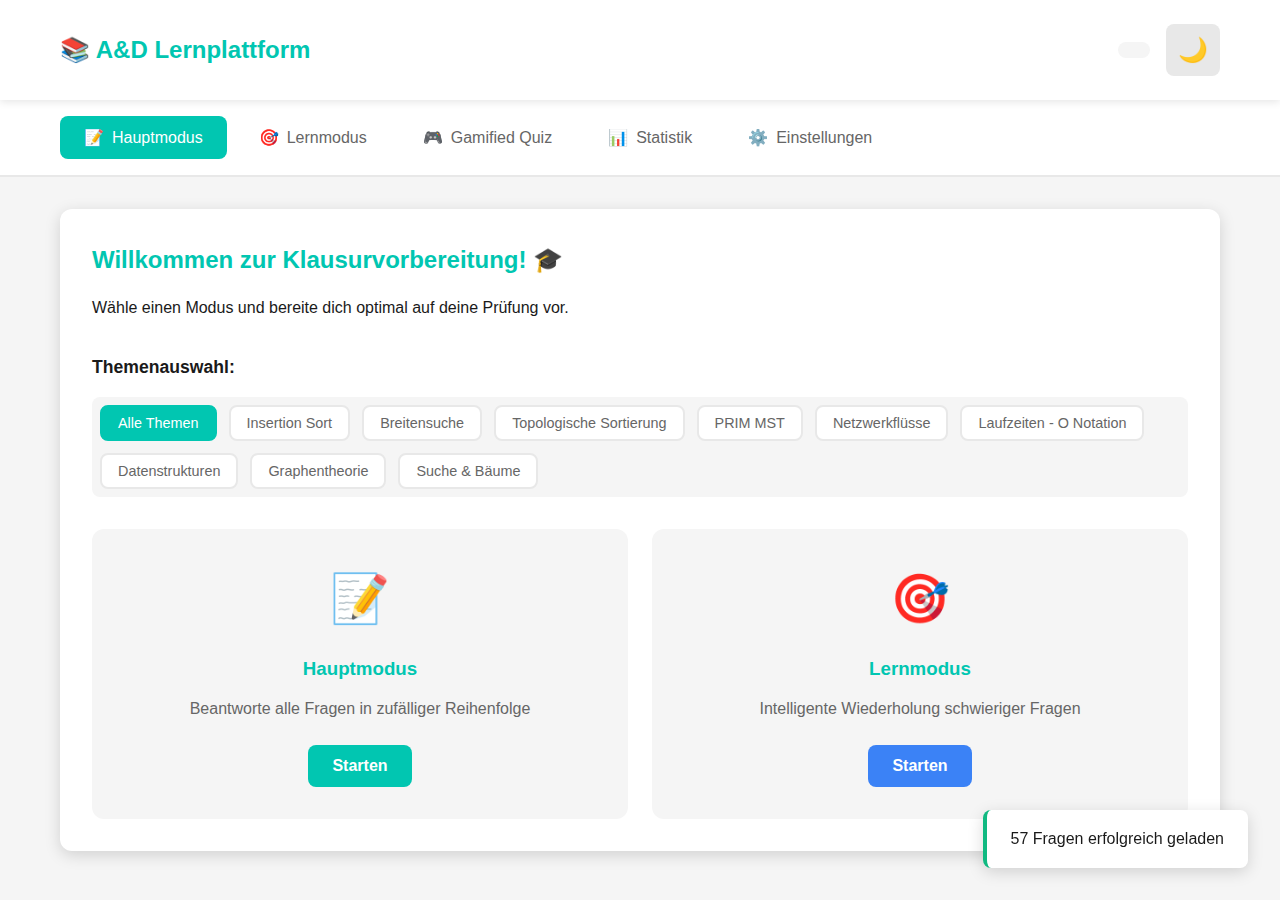
<file: index.html>
<!DOCTYPE html>
<html lang="de">
<head>
    <meta charset="UTF-8">
    <meta name="viewport" content="width=device-width, initial-scale=1.0">
    <title>A&D Lernplattform</title>
    <link rel="stylesheet" href="styles.css">
    <link rel="stylesheet" href="src/styles/gamified.css">
</head>
<body>
    <div class="app">
        <!-- Header mit Navigation -->
        <header class="header">
            <div class="container">
                <h1 class="logo">📚 A&D Lernplattform</h1>
                <div class="header-controls">
                    <div class="profile-info" id="currentProfileName"></div>
                    <button class="theme-toggle" id="themeToggle" aria-label="Theme umschalten">
                        <span class="theme-icon">🌙</span>
                    </button>
                </div>
            </div>
        </header>

        <!-- Haupt-Navigation -->
        <nav class="main-nav">
            <div class="container">
                <button class="nav-btn active" data-mode="main">
                    <span class="nav-icon">📝</span>
                    Hauptmodus
                </button>
                <button class="nav-btn" data-mode="learn">
                    <span class="nav-icon">🎯</span>
                    Lernmodus
                </button>
                <button class="nav-btn" data-mode="gamified">
                    <span class="nav-icon">🎮</span>
                    Gamified Quiz
                </button>
                <button class="nav-btn" data-mode="stats">
                    <span class="nav-icon">📊</span>
                    Statistik
                </button>
                <button class="nav-btn" data-mode="settings">
                    <span class="nav-icon">⚙️</span>
                    Einstellungen
                </button>
            </div>
        </nav>

        <!-- Hauptinhalt -->
        <main class="main-content">
            <div class="container">
                
                <!-- Profil-Auswahl-Bildschirm -->
                <div id="profileScreen" class="screen">
                    <div class="profile-selection-card">
                        <h2>👤 Profilauswahl</h2>
                        <p>Wähle dein Profil oder erstelle ein neues</p>
                        
                        <div id="profileList" class="profile-list"></div>
                        
                        <button class="btn btn-primary" id="createProfileBtn" style="margin-top: 2rem;">
                            ➕ Neues Profil erstellen
                        </button>
                    </div>
                </div>

                <!-- Start-Bildschirm -->
                <div id="startScreen" class="screen">
                    <div class="welcome-card">
                        <h2>Willkommen zur Klausurvorbereitung! 🎓</h2>
                        <p>Wähle einen Modus und bereite dich optimal auf deine Prüfung vor.</p>
                        
                        <div class="topic-filter">
                            <h3>Themenauswahl:</h3>
                            <div class="topic-buttons" id="topicFilter">
                                <button class="topic-btn active" data-topic="all">Alle Themen</button>
                                <button class="topic-btn" data-topic="Insertion Sort">Insertion Sort</button>
                                <button class="topic-btn" data-topic="Breitensuche">Breitensuche</button>
                                <button class="topic-btn" data-topic="Topologische Sortierung">Topologische Sortierung</button>
                                <button class="topic-btn" data-topic="PRIM MST">PRIM MST</button>
                                <button class="topic-btn" data-topic="Netzwerkflüsse">Netzwerkflüsse</button>
                                <button class="topic-btn" data-topic="Laufzeiten - O Notation">Laufzeiten - O Notation</button>
                                <button class="topic-btn" data-topic="Datenstrukturen">Datenstrukturen</button>
                                <button class="topic-btn" data-topic="Graphentheorie">Graphentheorie</button>
                                <button class="topic-btn" data-topic="Suche & Bäume">Suche & Bäume</button>
                                <button class="topic-btn" data-topic="Klausurfragen" id="klausurfragenTopicBtn" style="display: none;">Klausurfragen</button>
                            </div>
                        </div>

                        <div class="mode-selection">
                            <div class="mode-card" data-mode="main">
                                <div class="mode-icon">📝</div>
                                <h3>Hauptmodus</h3>
                                <p>Beantworte alle Fragen in zufälliger Reihenfolge</p>
                                <button class="btn btn-primary start-btn" data-mode="main">Starten</button>
                            </div>
                            
                            <div class="mode-card" data-mode="learn">
                                <div class="mode-icon">🎯</div>
                                <h3>Lernmodus</h3>
                                <p>Intelligente Wiederholung schwieriger Fragen</p>
                                <button class="btn btn-secondary start-btn" data-mode="learn">Starten</button>
                            </div>
                        </div>
                    </div>
                </div>

                <!-- Quiz-Bildschirm -->
                <div id="quizScreen" class="screen">
                    <div class="quiz-header">
                        <div class="progress-info">
                            <span id="questionCounter">Frage 1 von 50</span>
                            <span id="topicBadge" class="topic-badge"></span>
                        </div>
                        <div class="progress-bar">
                            <div class="progress-fill" id="progressFill"></div>
                        </div>
                    </div>

                    <div class="question-card" id="questionCard">
                        <div class="question-header">
                            <h2 id="questionText"></h2>
                            <div id="correctAnswersInfo" class="correct-info"></div>
                        </div>
                        
                        <div id="answersContainer" class="answers-container"></div>
                        
                        <div id="feedbackContainer" class="feedback-container hidden">
                            <div class="feedback-content">
                                <div class="feedback-icon" id="feedbackIcon"></div>
                                <div class="feedback-text" id="feedbackText"></div>
                            </div>
                        </div>

                        <div class="question-actions">
                            <button class="btn btn-outline" id="prevBtn" disabled>Zurück</button>
                            <button class="btn btn-primary" id="nextBtn" disabled>Weiter</button>
                        </div>
                    </div>
                </div>

                <!-- Ergebnis-Bildschirm -->
                <div id="resultScreen" class="screen">
                    <div class="result-card">
                        <div class="result-icon" id="resultIcon">🎉</div>
                        <h2 id="resultTitle">Durchlauf beendet!</h2>
                        
                        <div class="result-stats">
                            <div class="stat-item">
                                <div class="stat-value" id="correctCount">0</div>
                                <div class="stat-label">Richtig</div>
                            </div>
                            <div class="stat-item">
                                <div class="stat-value" id="wrongCount">0</div>
                                <div class="stat-label">Falsch</div>
                            </div>
                            <div class="stat-item">
                                <div class="stat-value" id="percentageCount">0%</div>
                                <div class="stat-label">Erfolgsquote</div>
                            </div>
                        </div>

                        <div id="wrongQuestionsContainer" class="wrong-questions-container hidden">
                            <h3>Falsch beantwortete Fragen:</h3>
                            <ul id="wrongQuestionsList"></ul>
                            <button class="btn btn-secondary" id="addToLearnModeBtn">
                                In Lernmodus übernehmen
                            </button>
                        </div>

                        <div class="result-actions">
                            <button class="btn btn-outline" id="backToStartBtn">Zurück zum Start</button>
                            <button class="btn btn-primary" id="restartBtn">Erneut starten</button>
                        </div>
                    </div>
                </div>

                <!-- Statistik-Bildschirm -->
                <div id="statsScreen" class="screen">
                    <div class="stats-card">
                        <h2>📊 Deine Lernstatistik</h2>
                        
                        <div class="stats-overview">
                            <div class="stat-card">
                                <div class="stat-number" id="totalQuestionsAnswered">0</div>
                                <div class="stat-desc">Fragen beantwortet</div>
                            </div>
                            <div class="stat-card">
                                <div class="stat-number" id="totalCorrect">0</div>
                                <div class="stat-desc">Richtig</div>
                            </div>
                            <div class="stat-card">
                                <div class="stat-number" id="totalWrong">0</div>
                                <div class="stat-desc">Falsch</div>
                            </div>
                            <div class="stat-card">
                                <div class="stat-number" id="overallPercentage">0%</div>
                                <div class="stat-desc">Gesamterfolg</div>
                            </div>
                        </div>

                        <div class="learning-status">
                            <h3>Lernstatus nach Kategorien:</h3>
                            <div id="learningStatusBars"></div>
                        </div>

                        <div class="topic-stats">
                            <h3>Statistik nach Themen:</h3>
                            <div id="topicStatsContainer"></div>
                        </div>
                    </div>
                </div>

                <!-- Einstellungen-Bildschirm -->
                <div id="settingsScreen" class="screen">
                    <div class="settings-card">
                        <h2>⚙️ Einstellungen</h2>
                        
                        <div class="settings-section">
                            <h3>Profil-Verwaltung</h3>
                            <button class="btn btn-outline" id="switchProfileBtn">
                                🔄 Profil wechseln
                            </button>
                            <button class="btn btn-outline" id="logoutProfileBtn">
                                🚪 Abmelden
                            </button>
                        </div>

                        <div class="settings-section">
                            <h3>Lernfortschritt</h3>
                            <button class="btn btn-outline" id="exportProgressBtn">
                                📥 Fortschritt exportieren
                            </button>
                            <button class="btn btn-outline" id="importProgressBtn">
                                📤 Fortschritt importieren
                            </button>
                            <input type="file" id="importFileInput" accept=".json" style="display: none;">
                            <button class="btn btn-danger" id="resetProgressBtn">
                                🗑️ Fortschritt zurücksetzen
                            </button>
                        </div>

                        <div class="settings-section">
                            <h3>Darstellung</h3>
                            <label class="toggle-label">
                                <input type="checkbox" id="darkModeToggle">
                                <span>Dark Mode</span>
                            </label>
                        </div>

                        <div class="settings-section">
                            <h3>Über die App</h3>
                            <p>Version 2.0.0</p>
                            <p>Algorithmen & Datenstrukturen Lernplattform</p>
                            <p>Mit Multi-User Support 👥</p>
                            <p>Entwickelt für optimale Klausurvorbereitung 🎓</p>
                        </div>
                    </div>
                </div>

                <!-- Gamified Quiz Screens -->
                <div id="gamifiedStartScreen" class="screen">
                    <!-- Content will be generated by GamifiedQuiz.js -->
                </div>

                <div id="gamifiedGameScreen" class="screen">
                    <div class="gamified-game-header">
                        <div class="game-stat" id="gameScore">💎 0</div>
                        <div class="game-stat" id="gameStreak">🔥 0</div>
                        <div class="game-stat game-timer" id="gameTimer">⏱️ 30s</div>
                        <div class="game-stat" id="gameLives">❤️❤️❤️</div>
                        <div class="game-stat" id="gameProgress">0/20</div>
                        <div class="game-progress-bar">
                            <div class="game-progress-fill" id="gameProgressBar"></div>
                        </div>
                    </div>
                    <div id="gamifiedQuestionContainer">
                        <!-- Questions will be rendered here -->
                    </div>
                </div>

                <div id="gamifiedResultScreen" class="screen">
                    <!-- Results will be generated by GamifiedQuiz.js -->
                </div>

            </div>
        </main>

        <!-- Toast Benachrichtigungen -->
        <div id="toastContainer" class="toast-container"></div>
    </div>

    <script type="module" src="app.js"></script>
</body>
</html>
</file>
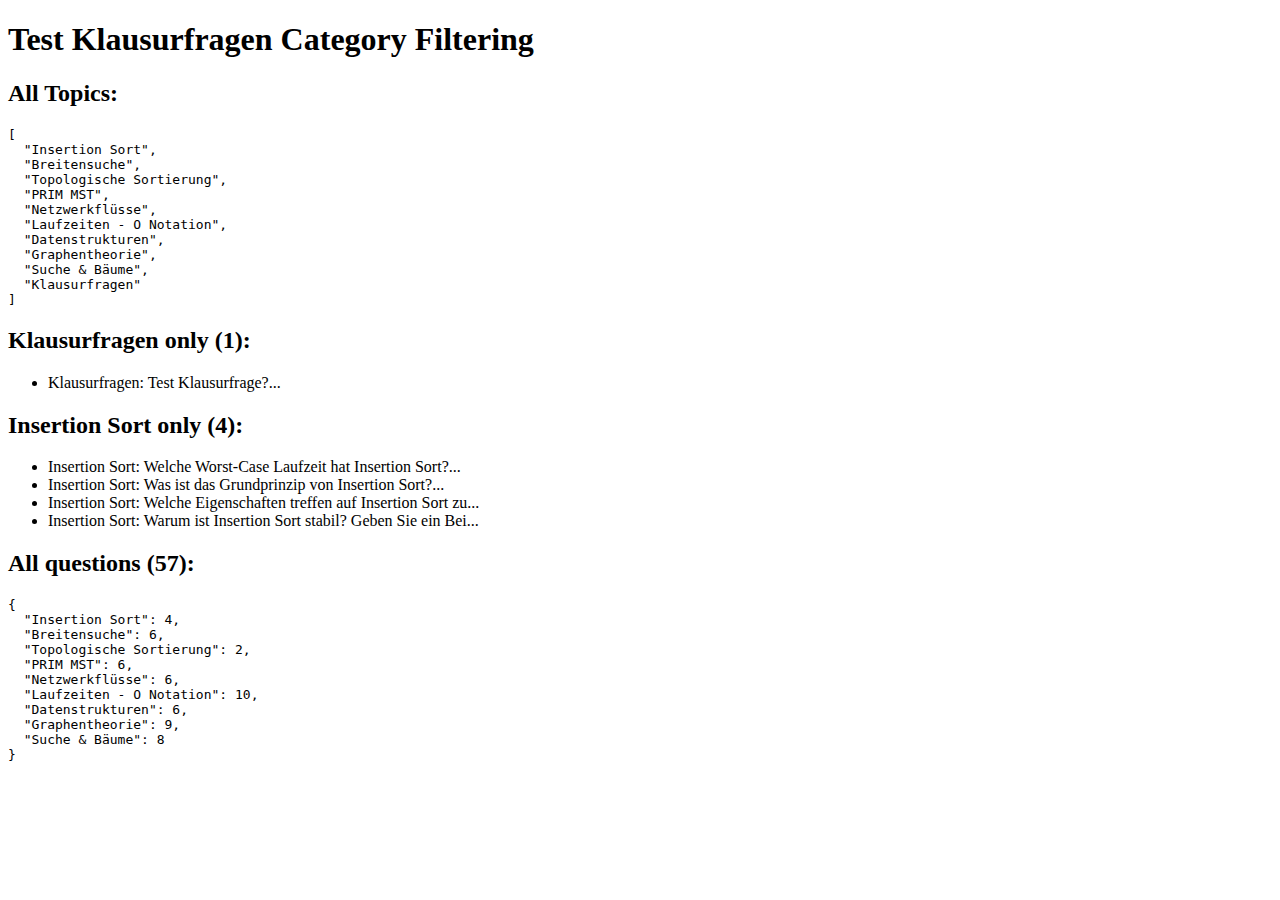
<file: test_filtering.html>
<!DOCTYPE html>
<html lang="de">
<head>
    <meta charset="UTF-8">
    <title>Test Klausurfragen Filtering</title>
</head>
<body>
    <h1>Test Klausurfragen Category Filtering</h1>
    <div id="results"></div>
    
    <script type="module">
        import questionSource from './src/data/questionSource.js';
        import algorithmenQuestions from './algorithmen.js';
        import mcFragen from './mc_fragen_suche_und_baeume.js';
        
        // Initialize
        questionSource.initialize(algorithmenQuestions, mcFragen);
        
        // Simulate loading Klausurfragen
        const mockKlausurfragen = [
            {
                id: 'klausur_1',
                topic: 'Klausurfragen',
                type: 'mc',
                question: 'Test Klausurfrage?',
                choices: ['A', 'B', 'C', 'D'],
                correctIndex: 0,
                solution: 'Test',
                source: 'klausur'
            }
        ];
        questionSource.klausurQuestions = mockKlausurfragen;
        
        // Test filtering
        const results = document.getElementById('results');
        
        // Test 1: Get all topics
        const allTopics = questionSource.getAllTopics();
        results.innerHTML += `<h2>All Topics:</h2><pre>${JSON.stringify(allTopics, null, 2)}</pre>`;
        
        // Test 2: Get only Klausurfragen
        const klausurOnly = questionSource.getQuestionsByTopics(['Klausurfragen']);
        results.innerHTML += `<h2>Klausurfragen only (${klausurOnly.length}):</h2>`;
        results.innerHTML += `<ul>${klausurOnly.map(q => `<li>${q.topic}: ${q.question.substring(0, 50)}...</li>`).join('')}</ul>`;
        
        // Test 3: Get Insertion Sort
        const insertionSort = questionSource.getQuestionsByTopics(['Insertion Sort']);
        results.innerHTML += `<h2>Insertion Sort only (${insertionSort.length}):</h2>`;
        results.innerHTML += `<ul>${insertionSort.map(q => `<li>${q.topic}: ${q.question.substring(0, 50)}...</li>`).join('')}</ul>`;
        
        // Test 4: Get all questions
        const allQuestions = questionSource.getQuestionsByTopics(['all']);
        results.innerHTML += `<h2>All questions (${allQuestions.length}):</h2>`;
        const topicCount = allQuestions.reduce((acc, q) => {
            acc[q.topic] = (acc[q.topic] || 0) + 1;
            return acc;
        }, {});
        results.innerHTML += `<pre>${JSON.stringify(topicCount, null, 2)}</pre>`;
    </script>
</body>
</html>
</file>
<file: styles.css>
/* ===== ROOT VARIABLEN ===== */
:root {
    --primary-color: #01C6B1;
    --primary-dark: #019B8F;
    --primary-light: #33D4C3;
    
    --bg-primary: #FFFFFF;
    --bg-secondary: #F5F5F5;
    --bg-tertiary: #E8E8E8;
    
    --text-primary: #1A1A1A;
    --text-secondary: #666666;
    --text-light: #999999;
    
    --success: #10B981;
    --error: #EF4444;
    --warning: #F59E0B;
    --info: #3B82F6;
    
    --border-radius: 12px;
    --border-radius-sm: 8px;
    --shadow: 0 2px 8px rgba(0, 0, 0, 0.1);
    --shadow-lg: 0 4px 16px rgba(0, 0, 0, 0.15);
    
    --transition: all 0.3s ease;
}

/* ===== DARK MODE ===== */
[data-theme="dark"] {
    --bg-primary: #1A1A1A;
    --bg-secondary: #2A2A2A;
    --bg-tertiary: #3A3A3A;
    
    --text-primary: #FFFFFF;
    --text-secondary: #B0B0B0;
    --text-light: #808080;
    
    --shadow: 0 2px 8px rgba(0, 0, 0, 0.3);
    --shadow-lg: 0 4px 16px rgba(0, 0, 0, 0.4);
}

/* ===== RESET & BASE ===== */
* {
    margin: 0;
    padding: 0;
    box-sizing: border-box;
}

body {
    font-family: 'Inter', -apple-system, BlinkMacSystemFont, 'Segoe UI', Roboto, Oxygen, Ubuntu, Cantarell, sans-serif;
    background: var(--bg-secondary);
    color: var(--text-primary);
    line-height: 1.6;
    transition: var(--transition);
}

.container {
    max-width: 1200px;
    margin: 0 auto;
    padding: 0 20px;
}

/* ===== HEADER ===== */
.header {
    background: var(--bg-primary);
    box-shadow: var(--shadow);
    padding: 1.5rem 0;
    position: sticky;
    top: 0;
    z-index: 100;
}

.header .container {
    display: flex;
    justify-content: space-between;
    align-items: center;
}

.logo {
    font-size: 1.5rem;
    font-weight: 700;
    color: var(--primary-color);
}

.header-controls {
    display: flex;
    align-items: center;
    gap: 1rem;
}

.profile-info {
    font-weight: 600;
    color: var(--primary-color);
    padding: 0.5rem 1rem;
    background: var(--bg-secondary);
    border-radius: var(--border-radius-sm);
    font-size: 1rem;
    white-space: nowrap;
}

.theme-toggle {
    background: var(--bg-tertiary);
    border: none;
    border-radius: var(--border-radius-sm);
    padding: 0.75rem;
    cursor: pointer;
    font-size: 1.5rem;
    transition: var(--transition);
}

.theme-toggle:hover {
    transform: scale(1.1);
}

/* ===== NAVIGATION ===== */
.main-nav {
    background: var(--bg-primary);
    border-bottom: 2px solid var(--bg-tertiary);
    position: sticky;
    top: 72px;
    z-index: 99;
}

.main-nav .container {
    display: flex;
    gap: 0.5rem;
    overflow-x: auto;
    padding: 1rem 20px;
}

.nav-btn {
    background: transparent;
    border: none;
    padding: 0.75rem 1.5rem;
    border-radius: var(--border-radius-sm);
    cursor: pointer;
    font-size: 1rem;
    font-weight: 500;
    color: var(--text-secondary);
    transition: var(--transition);
    display: flex;
    align-items: center;
    gap: 0.5rem;
    white-space: nowrap;
}

.nav-btn:hover {
    background: var(--bg-secondary);
    color: var(--text-primary);
}

.nav-btn.active {
    background: var(--primary-color);
    color: white;
}

/* ===== MAIN CONTENT ===== */
.main-content {
    padding: 2rem 0;
    min-height: calc(100vh - 200px);
}

.screen {
    display: none;
    animation: fadeIn 0.3s ease;
}

.screen.active {
    display: block;
}

@keyframes fadeIn {
    from {
        opacity: 0;
        transform: translateY(10px);
    }
    to {
        opacity: 1;
        transform: translateY(0);
    }
}

/* ===== PROFIL-SYSTEM ===== */
.profile-selection-card {
    background: var(--bg-primary);
    border-radius: var(--border-radius);
    padding: 2rem;
    box-shadow: var(--shadow-lg);
    max-width: 900px;
    margin: 0 auto;
}

.profile-selection-card h2 {
    color: var(--primary-color);
    margin-bottom: 0.5rem;
    font-size: 2rem;
    text-align: center;
}

.profile-selection-card > p {
    text-align: center;
    color: var(--text-secondary);
    margin-bottom: 2rem;
}

.profile-list {
    display: grid;
    grid-template-columns: repeat(auto-fill, minmax(250px, 1fr));
    gap: 1.5rem;
    margin: 2rem 0;
    min-height: 200px;
}

.profile-card {
    background: var(--bg-secondary);
    border-radius: var(--border-radius);
    padding: 1.5rem;
    text-align: center;
    transition: var(--transition);
    border: 2px solid var(--bg-tertiary);
    position: relative;
    display: flex;
    flex-direction: column;
    align-items: center;
    justify-content: space-between;
}

.profile-card:hover {
    transform: translateY(-5px);
    box-shadow: var(--shadow-lg);
    border-color: var(--primary-color);
}

.profile-icon {
    font-size: 3.5rem;
    margin-bottom: 1rem;
}

.profile-name {
    font-size: 1.25rem;
    font-weight: 600;
    margin-bottom: 1.5rem;
    color: var(--text-primary);
    word-break: break-word;
}

.profile-select-btn {
    width: 100%;
    margin-bottom: 0.5rem;
}

.profile-delete-btn {
    position: absolute;
    top: 0.5rem;
    right: 0.5rem;
    padding: 0.4rem 0.6rem;
    min-width: auto;
    font-size: 1rem;
}

/* ===== CARDS ===== */
.welcome-card,
.question-card,
.result-card,
.stats-card,
.settings-card {
    background: var(--bg-primary);
    border-radius: var(--border-radius);
    padding: 2rem;
    box-shadow: var(--shadow-lg);
}

.welcome-card h2 {
    margin-bottom: 1rem;
    color: var(--primary-color);
}

/* ===== TOPIC FILTER ===== */
.topic-filter {
    margin: 2rem 0;
}

.topic-filter h3 {
    margin-bottom: 1rem;
    font-size: 1.1rem;
}

.topic-buttons {
    display: flex;
    flex-wrap: wrap;
    gap: 0.75rem;
    max-height: 200px;
    overflow-y: auto;
    padding: 0.5rem;
    background: var(--bg-secondary);
    border-radius: var(--border-radius-sm);
}

/* Scrollbar Styling für Topic Filter */
.topic-buttons::-webkit-scrollbar {
    width: 8px;
    height: 8px;
}

.topic-buttons::-webkit-scrollbar-track {
    background: var(--bg-tertiary);
    border-radius: 4px;
}

.topic-buttons::-webkit-scrollbar-thumb {
    background: var(--primary-color);
    border-radius: 4px;
}

.topic-buttons::-webkit-scrollbar-thumb:hover {
    background: var(--primary-dark);
}

.topic-btn {
    background: var(--bg-primary);
    border: 2px solid var(--bg-tertiary);
    padding: 0.5rem 1rem;
    border-radius: var(--border-radius-sm);
    cursor: pointer;
    font-weight: 500;
    color: var(--text-secondary);
    transition: var(--transition);
    white-space: nowrap;
    font-size: 0.9rem;
}

.topic-btn:hover {
    border-color: var(--primary-color);
    color: var(--primary-color);
    transform: translateY(-2px);
}

.topic-btn.active {
    background: var(--primary-color);
    border-color: var(--primary-color);
    color: white;
}

/* ===== MODE SELECTION ===== */
.mode-selection {
    display: grid;
    grid-template-columns: repeat(auto-fit, minmax(280px, 1fr));
    gap: 1.5rem;
    margin-top: 2rem;
}

.mode-card {
    background: var(--bg-secondary);
    border-radius: var(--border-radius);
    padding: 2rem;
    text-align: center;
    transition: var(--transition);
    cursor: pointer;
}

.mode-card:hover {
    transform: translateY(-5px);
    box-shadow: var(--shadow-lg);
}

.mode-icon {
    font-size: 3rem;
    margin-bottom: 1rem;
}

.mode-card h3 {
    margin-bottom: 0.75rem;
    color: var(--primary-color);
}

.mode-card p {
    color: var(--text-secondary);
    margin-bottom: 1.5rem;
}

/* ===== BUTTONS ===== */
.btn {
    padding: 0.75rem 1.5rem;
    border-radius: var(--border-radius-sm);
    font-size: 1rem;
    font-weight: 600;
    cursor: pointer;
    border: none;
    transition: var(--transition);
    display: inline-flex;
    align-items: center;
    justify-content: center;
    gap: 0.5rem;
}

.btn-primary {
    background: var(--primary-color);
    color: white;
}

.btn-primary:hover:not(:disabled) {
    background: var(--primary-dark);
    transform: translateY(-2px);
}

.btn-secondary {
    background: var(--info);
    color: white;
}

.btn-secondary:hover:not(:disabled) {
    background: #2563EB;
}

.btn-outline {
    background: transparent;
    border: 2px solid var(--primary-color);
    color: var(--primary-color);
}

.btn-outline:hover:not(:disabled) {
    background: var(--primary-color);
    color: white;
}

.btn-danger {
    background: var(--error);
    color: white;
}

.btn-danger:hover:not(:disabled) {
    background: #DC2626;
}

.btn:disabled {
    opacity: 0.5;
    cursor: not-allowed;
}

/* ===== QUIZ SCREEN ===== */
.quiz-header {
    margin-bottom: 2rem;
}

.progress-info {
    display: flex;
    justify-content: space-between;
    align-items: center;
    margin-bottom: 1rem;
    font-weight: 600;
}

.topic-badge {
    background: var(--primary-color);
    color: white;
    padding: 0.25rem 0.75rem;
    border-radius: 20px;
    font-size: 0.875rem;
}

.progress-bar {
    background: var(--bg-tertiary);
    height: 8px;
    border-radius: 10px;
    overflow: hidden;
}

.progress-fill {
    background: linear-gradient(90deg, var(--primary-color), var(--primary-light));
    height: 100%;
    transition: width 0.3s ease;
}

.question-header {
    margin-bottom: 2rem;
}

#questionText {
    font-size: 1.5rem;
    margin-bottom: 1rem;
    line-height: 1.4;
}

.correct-info {
    color: var(--text-secondary);
    font-size: 0.95rem;
    font-style: italic;
    padding: 0.5rem;
    background: var(--bg-secondary);
    border-radius: var(--border-radius-sm);
    display: inline-block;
}

/* ===== ANSWERS ===== */
.answers-container {
    display: flex;
    flex-direction: column;
    gap: 1rem;
    margin-bottom: 2rem;
}

.answer-btn {
    background: var(--bg-secondary);
    border: 2px solid var(--bg-tertiary);
    padding: 1.25rem;
    border-radius: var(--border-radius-sm);
    text-align: left;
    cursor: pointer;
    font-size: 1rem;
    transition: var(--transition);
    position: relative;
    overflow: hidden;
}

.answer-btn:hover:not(.correct):not(.wrong):not(:disabled) {
    border-color: var(--primary-color);
    transform: translateX(5px);
}

.answer-btn.selected {
    background: var(--primary-light);
    border-color: var(--primary-color);
    color: white;
}

.answer-btn.correct {
    background: var(--success);
    border-color: var(--success);
    color: white;
    animation: correctPulse 0.5s ease;
}

.answer-btn.wrong {
    background: var(--error);
    border-color: var(--error);
    color: white;
    animation: shake 0.5s ease;
}

@keyframes correctPulse {
    0%, 100% { transform: scale(1); }
    50% { transform: scale(1.02); }
}

@keyframes shake {
    0%, 100% { transform: translateX(0); }
    25% { transform: translateX(-5px); }
    75% { transform: translateX(5px); }
}

/* ===== FEEDBACK ===== */
.feedback-container {
    margin: 2rem 0;
    padding: 1.5rem;
    border-radius: var(--border-radius);
    background: var(--bg-secondary);
    animation: slideIn 0.3s ease;
}

.feedback-container.hidden {
    display: none;
}

.feedback-content {
    display: flex;
    gap: 1rem;
    align-items: flex-start;
}

.feedback-icon {
    font-size: 2rem;
    flex-shrink: 0;
}

.feedback-text {
    flex: 1;
    line-height: 1.6;
}

@keyframes slideIn {
    from {
        opacity: 0;
        transform: translateY(-10px);
    }
    to {
        opacity: 1;
        transform: translateY(0);
    }
}

/* ===== QUESTION ACTIONS ===== */
.question-actions {
    display: flex;
    gap: 1rem;
    justify-content: space-between;
}

/* ===== RESULT SCREEN ===== */
.result-icon {
    font-size: 5rem;
    text-align: center;
    margin-bottom: 1rem;
}

#resultTitle {
    text-align: center;
    margin-bottom: 2rem;
    color: var(--primary-color);
}

.result-stats {
    display: grid;
    grid-template-columns: repeat(auto-fit, minmax(150px, 1fr));
    gap: 1.5rem;
    margin-bottom: 2rem;
}

.stat-item {
    text-align: center;
    padding: 1.5rem;
    background: var(--bg-secondary);
    border-radius: var(--border-radius);
}

.stat-value {
    font-size: 2.5rem;
    font-weight: 700;
    color: var(--primary-color);
    margin-bottom: 0.5rem;
}

.stat-label {
    color: var(--text-secondary);
    font-size: 0.9rem;
}

.wrong-questions-container {
    background: var(--bg-secondary);
    padding: 1.5rem;
    border-radius: var(--border-radius);
    margin: 2rem 0;
}

.wrong-questions-container.hidden {
    display: none;
}

#wrongQuestionsList {
    list-style: none;
    margin: 1rem 0;
}

#wrongQuestionsList li {
    padding: 0.75rem;
    margin-bottom: 0.5rem;
    background: var(--bg-primary);
    border-radius: var(--border-radius-sm);
    border-left: 4px solid var(--error);
}

.result-actions {
    display: flex;
    gap: 1rem;
    justify-content: center;
    margin-top: 2rem;
}

/* ===== STATS SCREEN ===== */
.stats-overview {
    display: grid;
    grid-template-columns: repeat(auto-fit, minmax(200px, 1fr));
    gap: 1.5rem;
    margin: 2rem 0;
}

.stat-card {
    background: var(--bg-secondary);
    padding: 2rem;
    border-radius: var(--border-radius);
    text-align: center;
}

.stat-number {
    font-size: 3rem;
    font-weight: 700;
    color: var(--primary-color);
    margin-bottom: 0.5rem;
}

.stat-desc {
    color: var(--text-secondary);
}

.learning-status,
.topic-stats {
    margin: 3rem 0;
}

.learning-status h3,
.topic-stats h3 {
    margin-bottom: 1.5rem;
}

.status-bar {
    margin-bottom: 1.5rem;
}

.status-label {
    display: flex;
    justify-content: space-between;
    margin-bottom: 0.5rem;
    font-weight: 500;
}

.status-progress {
    background: var(--bg-tertiary);
    height: 24px;
    border-radius: 12px;
    overflow: hidden;
    position: relative;
}

.status-fill {
    height: 100%;
    transition: width 0.5s ease;
    display: flex;
    align-items: center;
    padding-left: 0.75rem;
    color: white;
    font-size: 0.875rem;
    font-weight: 600;
}

.status-fill.cannot { background: var(--error); }
.status-fill.unsure { background: var(--warning); }
.status-fill.confident { background: var(--success); }

/* ===== SETTINGS SCREEN ===== */
.settings-section {
    margin: 2rem 0;
    padding: 1.5rem 0;
    border-bottom: 1px solid var(--bg-tertiary);
}

.settings-section:last-child {
    border-bottom: none;
}

.settings-section h3 {
    margin-bottom: 1rem;
}

.settings-section button {
    margin-right: 1rem;
    margin-bottom: 1rem;
}

.toggle-label {
    display: flex;
    align-items: center;
    gap: 1rem;
    cursor: pointer;
    font-size: 1.1rem;
}

.toggle-label input[type="checkbox"] {
    width: 50px;
    height: 26px;
    -webkit-appearance: none;
    appearance: none;
    background: var(--bg-tertiary);
    border-radius: 13px;
    position: relative;
    cursor: pointer;
    transition: var(--transition);
}

.toggle-label input[type="checkbox"]:checked {
    background: var(--primary-color);
}

.toggle-label input[type="checkbox"]::before {
    content: '';
    position: absolute;
    width: 22px;
    height: 22px;
    border-radius: 50%;
    background: white;
    top: 2px;
    left: 2px;
    transition: var(--transition);
}

.toggle-label input[type="checkbox"]:checked::before {
    left: 26px;
}

/* ===== TOAST NOTIFICATIONS ===== */
.toast-container {
    position: fixed;
    bottom: 2rem;
    right: 2rem;
    z-index: 1000;
    display: flex;
    flex-direction: column;
    gap: 0.75rem;
}

.toast {
    background: var(--bg-primary);
    color: var(--text-primary);
    padding: 1rem 1.5rem;
    border-radius: var(--border-radius-sm);
    box-shadow: var(--shadow-lg);
    min-width: 250px;
    animation: toastSlideIn 0.3s ease;
    border-left: 4px solid var(--primary-color);
}

.toast.success { border-left-color: var(--success); }
.toast.error { border-left-color: var(--error); }
.toast.warning { border-left-color: var(--warning); }
.toast.info { border-left-color: var(--info); }

@keyframes toastSlideIn {
    from {
        opacity: 0;
        transform: translateX(100%);
    }
    to {
        opacity: 1;
        transform: translateX(0);
    }
}

/* ===== RESPONSIVE ===== */
@media (max-width: 768px) {
    .header .container {
        flex-direction: row;
        justify-content: space-between;
        align-items: center;
    }
    
    .header-controls {
        flex-direction: row;
        gap: 0.5rem;
    }
    
    .profile-info {
        font-size: 0.85rem;
        padding: 0.4rem 0.8rem;
    }
    
    .logo {
        font-size: 1.2rem;
    }
    
    .profile-list {
        grid-template-columns: 1fr;
    }
    
    .mode-selection {
        grid-template-columns: 1fr;
    }
    
    .result-stats {
        grid-template-columns: 1fr;
    }
    
    .stats-overview {
        grid-template-columns: 1fr;
    }
    
    .question-actions {
        flex-direction: column;
    }
    
    .result-actions {
        flex-direction: column;
    }
    
    .toast-container {
        right: 1rem;
        left: 1rem;
        bottom: 1rem;
    }

    .topic-buttons {
        max-height: 150px;
    }

    .topic-btn {
        font-size: 0.85rem;
        padding: 0.4rem 0.8rem;
    }

    #questionText {
        font-size: 1.2rem;
    }

    .profile-selection-card {
        padding: 1.5rem;
    }

    .profile-selection-card h2 {
        font-size: 1.5rem;
    }

    .settings-section button {
        width: 100%;
        margin-right: 0;
    }
}

@media (max-width: 480px) {
    .header {
        padding: 1rem 0;
    }

    .logo {
        font-size: 1rem;
    }

    .profile-info {
        font-size: 0.75rem;
        padding: 0.3rem 0.6rem;
    }

    .theme-toggle {
        padding: 0.5rem;
        font-size: 1.2rem;
    }

    .nav-btn {
        padding: 0.5rem 1rem;
        font-size: 0.9rem;
    }

    .profile-icon {
        font-size: 2.5rem;
    }

    .profile-name {
        font-size: 1rem;
    }

    .mode-icon {
        font-size: 2.5rem;
    }

    #questionText {
        font-size: 1.1rem;
    }

    .answer-btn {
        padding: 1rem;
        font-size: 0.95rem;
    }

    .stat-number {
        font-size: 2rem;
    }

    .stat-value {
        font-size: 2rem;
    }
}

/* ===== UTILITY CLASSES ===== */
.hidden {
    display: none !important;
}

.text-center {
    text-align: center;
}

.mt-1 { margin-top: 0.5rem; }
.mt-2 { margin-top: 1rem; }
.mt-3 { margin-top: 1.5rem; }
.mb-1 { margin-bottom: 0.5rem; }
.mb-2 { margin-bottom: 1rem; }
.mb-3 { margin-bottom: 1.5rem; }

/* ===== SCROLLBAR GLOBAL STYLING ===== */
::-webkit-scrollbar {
    width: 10px;
    height: 10px;
}

::-webkit-scrollbar-track {
    background: var(--bg-tertiary);
}

::-webkit-scrollbar-thumb {
    background: var(--primary-color);
    border-radius: 5px;
}

::-webkit-scrollbar-thumb:hover {
    background: var(--primary-dark);
}

/* ===== ANIMATIONS ===== */
@keyframes pulse {
    0%, 100% {
        opacity: 1;
    }
    50% {
        opacity: 0.5;
    }
}

.loading {
    animation: pulse 1.5s ease-in-out infinite;
}

/* ===== ACCESSIBILITY ===== */
.btn:focus,
.topic-btn:focus,
.answer-btn:focus,
.nav-btn:focus {
    outline: 2px solid var(--primary-color);
    outline-offset: 2px;
}

.profile-select-btn:focus,
.profile-delete-btn:focus {
    outline: 2px solid var(--primary-color);
    outline-offset: 2px;
}

/* ===== PRINT STYLES ===== */
@media print {
    .header,
    .main-nav,
    .theme-toggle,
    .toast-container,
    .btn {
        display: none;
    }

    body {
        background: white;
        color: black;
    }

    .screen {
        display: block !important;
    }

    .stats-card,
    .welcome-card {
        box-shadow: none;
        border: 1px solid #ddd;
    }
}
</file>
<file: src/styles/gamified.css>
/* ===== GAMIFIED QUIZ MODE STYLES ===== */

/* Start Screen */
.gamified-start-card {
    max-width: 800px;
    margin: 0 auto;
    padding: 2rem;
    background: var(--bg-secondary);
    border-radius: var(--border-radius);
    box-shadow: var(--shadow-lg);
}

.gamified-start-card h2 {
    font-size: 2rem;
    margin-bottom: 1rem;
    color: var(--text-primary);
}

.gamified-start-card > p {
    font-size: 1.1rem;
    color: var(--text-secondary);
    margin-bottom: 2rem;
}

/* Highscore Display */
.highscore-display {
    background: linear-gradient(135deg, #FFD700 0%, #FFA500 100%);
    padding: 1.5rem;
    border-radius: var(--border-radius);
    text-align: center;
    margin-bottom: 2rem;
    color: #000;
}

.highscore-label {
    font-size: 1rem;
    font-weight: 600;
    margin-bottom: 0.5rem;
}

.highscore-value {
    font-size: 2.5rem;
    font-weight: 700;
    margin-bottom: 0.5rem;
}

.highscore-stats {
    font-size: 0.9rem;
    opacity: 0.9;
}

/* Settings */
.gamified-settings {
    background: var(--bg-primary);
    padding: 1.5rem;
    border-radius: var(--border-radius);
    margin-bottom: 2rem;
}

.gamified-settings h3 {
    margin-bottom: 1rem;
    color: var(--text-primary);
}

.setting-group {
    display: flex;
    justify-content: space-between;
    align-items: center;
    margin-bottom: 1rem;
}

.setting-group label {
    font-weight: 500;
    color: var(--text-primary);
}

.setting-group select {
    padding: 0.5rem 1rem;
    border-radius: var(--border-radius-sm);
    border: 1px solid var(--bg-tertiary);
    background: var(--bg-secondary);
    color: var(--text-primary);
    font-size: 1rem;
    cursor: pointer;
}

/* Info Section */
.gamified-info {
    background: var(--bg-primary);
    padding: 1.5rem;
    border-radius: var(--border-radius);
    margin-bottom: 2rem;
}

.gamified-info h3 {
    margin-bottom: 1rem;
    color: var(--text-primary);
}

.gamified-info ul {
    list-style: none;
    padding: 0;
}

.gamified-info li {
    padding: 0.5rem 0;
    color: var(--text-secondary);
    line-height: 1.6;
}

.gamified-info strong {
    color: var(--primary-color);
}

/* PDF Upload Section */
.pdf-upload-section {
    background: var(--bg-primary);
    padding: 1.5rem;
    border-radius: var(--border-radius);
    margin-top: 2rem;
    text-align: center;
}

.pdf-upload-section h3 {
    margin-bottom: 0.5rem;
    color: var(--text-primary);
}

.pdf-upload-section p {
    color: var(--text-secondary);
    margin-bottom: 1rem;
}

#pdfStatus {
    margin-top: 1rem;
    font-weight: 500;
}

/* Game Screen */
.gamified-game-header {
    background: var(--bg-secondary);
    padding: 1rem;
    border-radius: var(--border-radius);
    margin-bottom: 1rem;
    display: flex;
    justify-content: space-between;
    align-items: center;
    flex-wrap: wrap;
    gap: 1rem;
}

.game-stat {
    font-size: 1.2rem;
    font-weight: 600;
    color: var(--text-primary);
}

.game-timer {
    font-size: 1.5rem;
    font-weight: 700;
    color: var(--primary-color);
}

.game-timer.timer-warning {
    color: var(--error);
    animation: timerPulse 0.5s infinite;
}

@keyframes timerPulse {
    0%, 100% { opacity: 1; }
    50% { opacity: 0.5; }
}

.game-progress-bar {
    width: 100%;
    height: 8px;
    background: var(--bg-tertiary);
    border-radius: 4px;
    overflow: hidden;
    margin-top: 0.5rem;
}

.game-progress-fill {
    height: 100%;
    background: linear-gradient(90deg, var(--primary-color) 0%, var(--primary-light) 100%);
    transition: width 0.3s ease;
}

/* Question Card */
.gamified-question-card {
    background: var(--bg-secondary);
    padding: 2rem;
    border-radius: var(--border-radius);
    box-shadow: var(--shadow-lg);
}

.gamified-question-card .question-header {
    display: flex;
    justify-content: space-between;
    align-items: flex-start;
    gap: 1rem;
    margin-bottom: 2rem;
}

.gamified-question-card h2 {
    flex: 1;
    font-size: 1.5rem;
    color: var(--text-primary);
}

/* Answer Choices */
.answer-choices {
    display: grid;
    gap: 1rem;
    margin-bottom: 2rem;
}

.answer-choice {
    display: flex;
    align-items: center;
    gap: 1rem;
    padding: 1rem 1.5rem;
    background: var(--bg-primary);
    border: 2px solid var(--bg-tertiary);
    border-radius: var(--border-radius);
    font-size: 1rem;
    color: var(--text-primary);
    text-align: left;
    cursor: pointer;
    transition: var(--transition);
}

.answer-choice:hover:not(:disabled) {
    border-color: var(--primary-color);
    background: var(--primary-light);
    transform: translateY(-2px);
}

.answer-choice:disabled {
    cursor: not-allowed;
    opacity: 0.7;
}

.answer-choice.correct {
    border-color: var(--success);
    background: rgba(16, 185, 129, 0.1);
}

.answer-choice.wrong {
    border-color: var(--error);
    background: rgba(239, 68, 68, 0.1);
}

.choice-number {
    display: flex;
    align-items: center;
    justify-content: center;
    width: 32px;
    height: 32px;
    background: var(--primary-color);
    color: white;
    border-radius: 50%;
    font-weight: 600;
    flex-shrink: 0;
}

.choice-text {
    flex: 1;
}

/* Open Questions */
.open-question-controls {
    text-align: center;
}

.solution-text {
    background: var(--bg-primary);
    padding: 1.5rem;
    border-radius: var(--border-radius);
    margin-top: 1rem;
    text-align: left;
}

.self-evaluation {
    display: flex;
    gap: 1rem;
    margin-top: 1.5rem;
    justify-content: center;
}

/* Power-ups */
.power-ups {
    display: flex;
    gap: 1rem;
    justify-content: center;
    margin-bottom: 1.5rem;
}

.power-up-btn {
    padding: 0.75rem 1.5rem;
    background: linear-gradient(135deg, var(--primary-color) 0%, var(--primary-dark) 100%);
    color: white;
    border: none;
    border-radius: var(--border-radius);
    font-weight: 600;
    cursor: pointer;
    transition: var(--transition);
}

.power-up-btn:hover:not(:disabled) {
    transform: scale(1.05);
    box-shadow: var(--shadow-lg);
}

.power-up-btn:disabled {
    opacity: 0.3;
    cursor: not-allowed;
}

/* Feedback Area */
.feedback-area {
    margin-top: 2rem;
    padding: 1.5rem;
    border-radius: var(--border-radius);
    animation: slideIn 0.3s ease;
}

.feedback-area.hidden {
    display: none;
}

.feedback-content {
    display: flex;
    align-items: center;
    gap: 1rem;
}

.feedback-content.success {
    background: rgba(16, 185, 129, 0.1);
    border: 2px solid var(--success);
}

.feedback-content.error {
    background: rgba(239, 68, 68, 0.1);
    border: 2px solid var(--error);
}

.feedback-icon {
    font-size: 2rem;
}

.feedback-text {
    flex: 1;
}

.feedback-text strong {
    display: block;
    font-size: 1.2rem;
    margin-bottom: 0.5rem;
}

.feedback-text .points {
    font-size: 1.5rem;
    font-weight: 700;
    color: var(--primary-color);
    margin-top: 0.5rem;
}

.feedback-text .bonus {
    font-size: 0.9rem;
    color: var(--text-secondary);
    margin-top: 0.25rem;
}

@keyframes slideIn {
    from {
        opacity: 0;
        transform: translateY(-20px);
    }
    to {
        opacity: 1;
        transform: translateY(0);
    }
}

/* Result Screen */
.gamified-result-screen {
    display: flex;
    justify-content: center;
    align-items: center;
    min-height: 500px;
}

.result-card {
    max-width: 600px;
    width: 100%;
    background: var(--bg-secondary);
    padding: 3rem;
    border-radius: var(--border-radius);
    box-shadow: var(--shadow-lg);
    text-align: center;
}

.result-card h2 {
    font-size: 2.5rem;
    margin-bottom: 1rem;
    color: var(--text-primary);
}

.new-highscore {
    background: linear-gradient(135deg, #FFD700 0%, #FFA500 100%);
    color: #000;
    padding: 1rem;
    border-radius: var(--border-radius);
    font-size: 1.2rem;
    font-weight: 700;
    margin-bottom: 2rem;
    animation: scaleIn 0.5s ease;
}

@keyframes scaleIn {
    from {
        transform: scale(0.8);
        opacity: 0;
    }
    to {
        transform: scale(1);
        opacity: 1;
    }
}

.result-stats {
    display: grid;
    grid-template-columns: repeat(auto-fit, minmax(120px, 1fr));
    gap: 1.5rem;
    margin: 2rem 0;
}

.result-stats .stat-item {
    background: var(--bg-primary);
    padding: 1.5rem;
    border-radius: var(--border-radius);
}

.result-stats .stat-value {
    font-size: 2rem;
    font-weight: 700;
    color: var(--primary-color);
    margin-bottom: 0.5rem;
}

.result-stats .stat-label {
    font-size: 0.9rem;
    color: var(--text-secondary);
}

.result-actions {
    display: flex;
    gap: 1rem;
    justify-content: center;
    margin-top: 2rem;
}

/* Buttons */
.btn-large {
    font-size: 1.2rem;
    padding: 1rem 2rem;
}

/* Responsive */
@media (max-width: 768px) {
    .gamified-start-card {
        padding: 1rem;
    }

    .gamified-game-header {
        flex-direction: column;
        align-items: stretch;
    }

    .game-stat {
        font-size: 1rem;
    }

    .answer-choices {
        gap: 0.75rem;
    }

    .answer-choice {
        padding: 0.75rem 1rem;
    }

    .choice-number {
        width: 28px;
        height: 28px;
        font-size: 0.9rem;
    }

    .result-stats {
        grid-template-columns: repeat(2, 1fr);
        gap: 1rem;
    }

    .result-actions {
        flex-direction: column;
    }
}

/* Screen Management */
.screen {
    display: none;
}

.screen.active {
    display: block;
}
</file>
